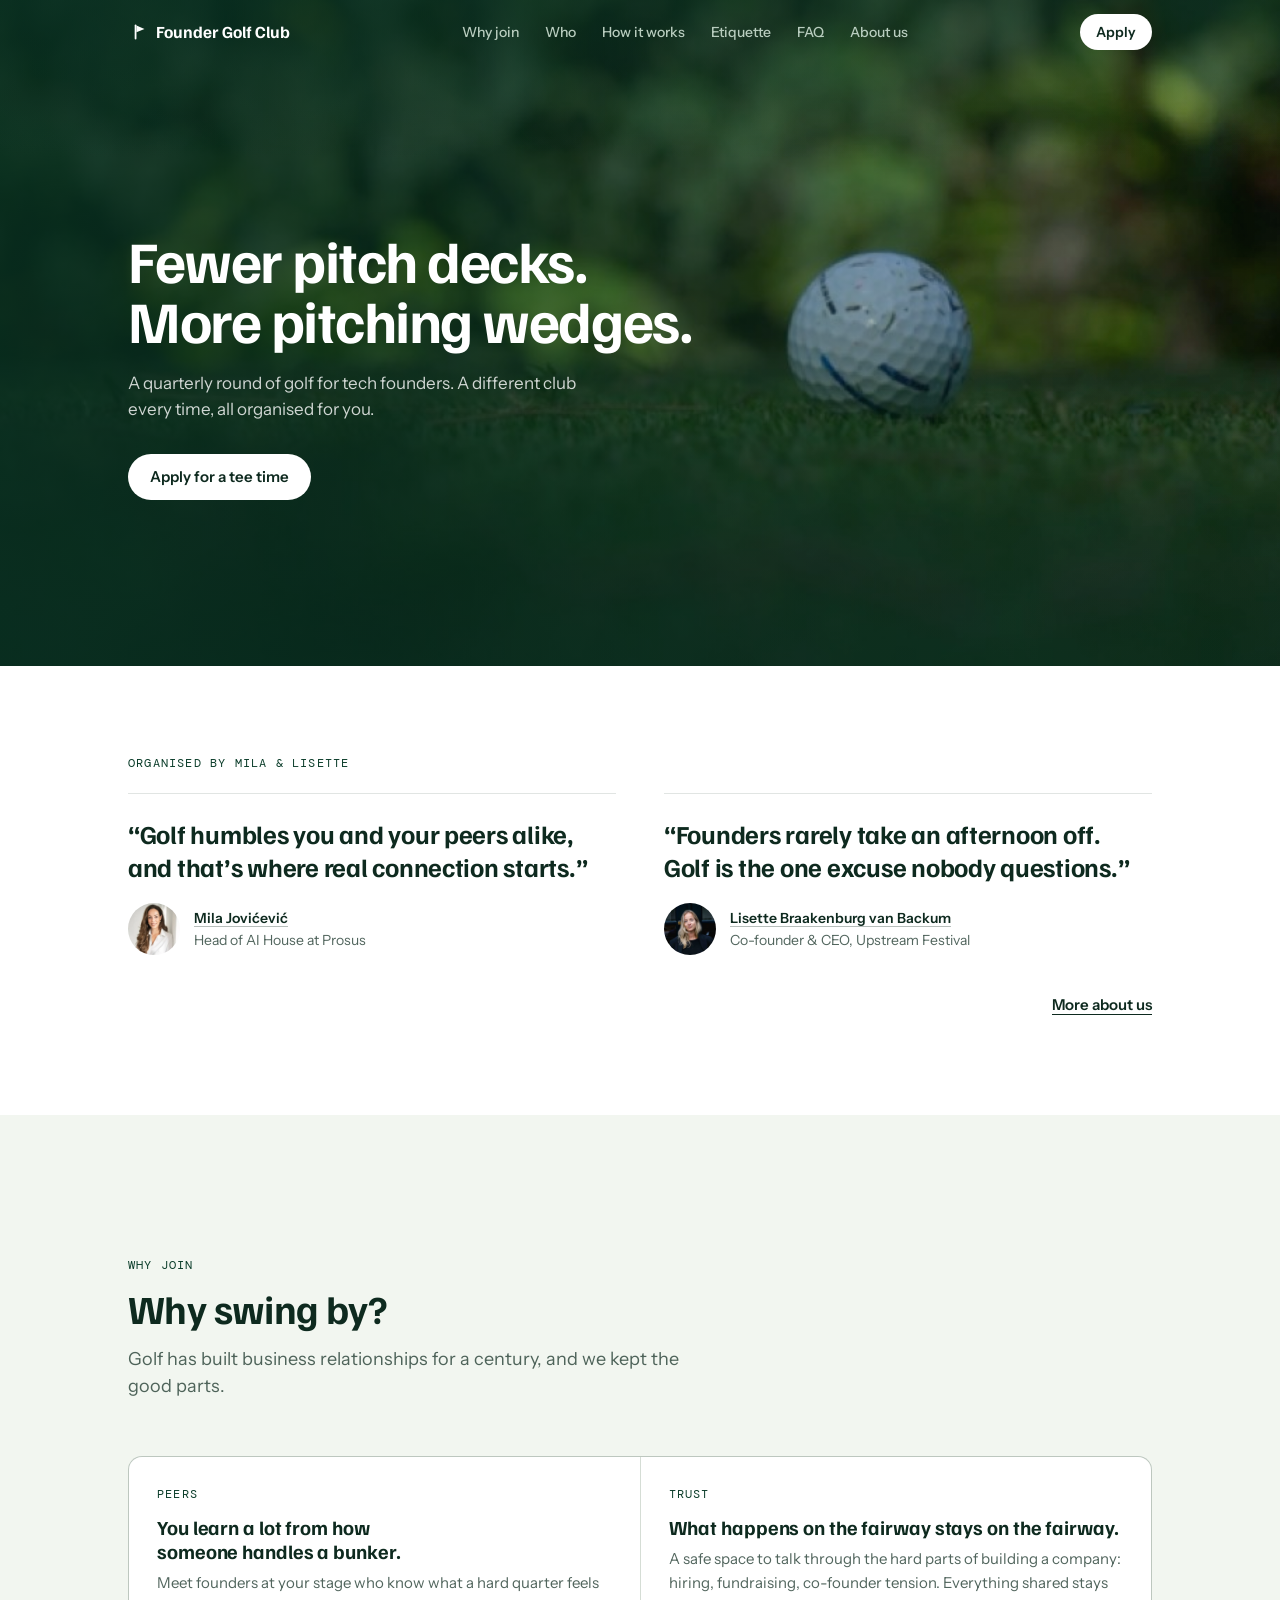
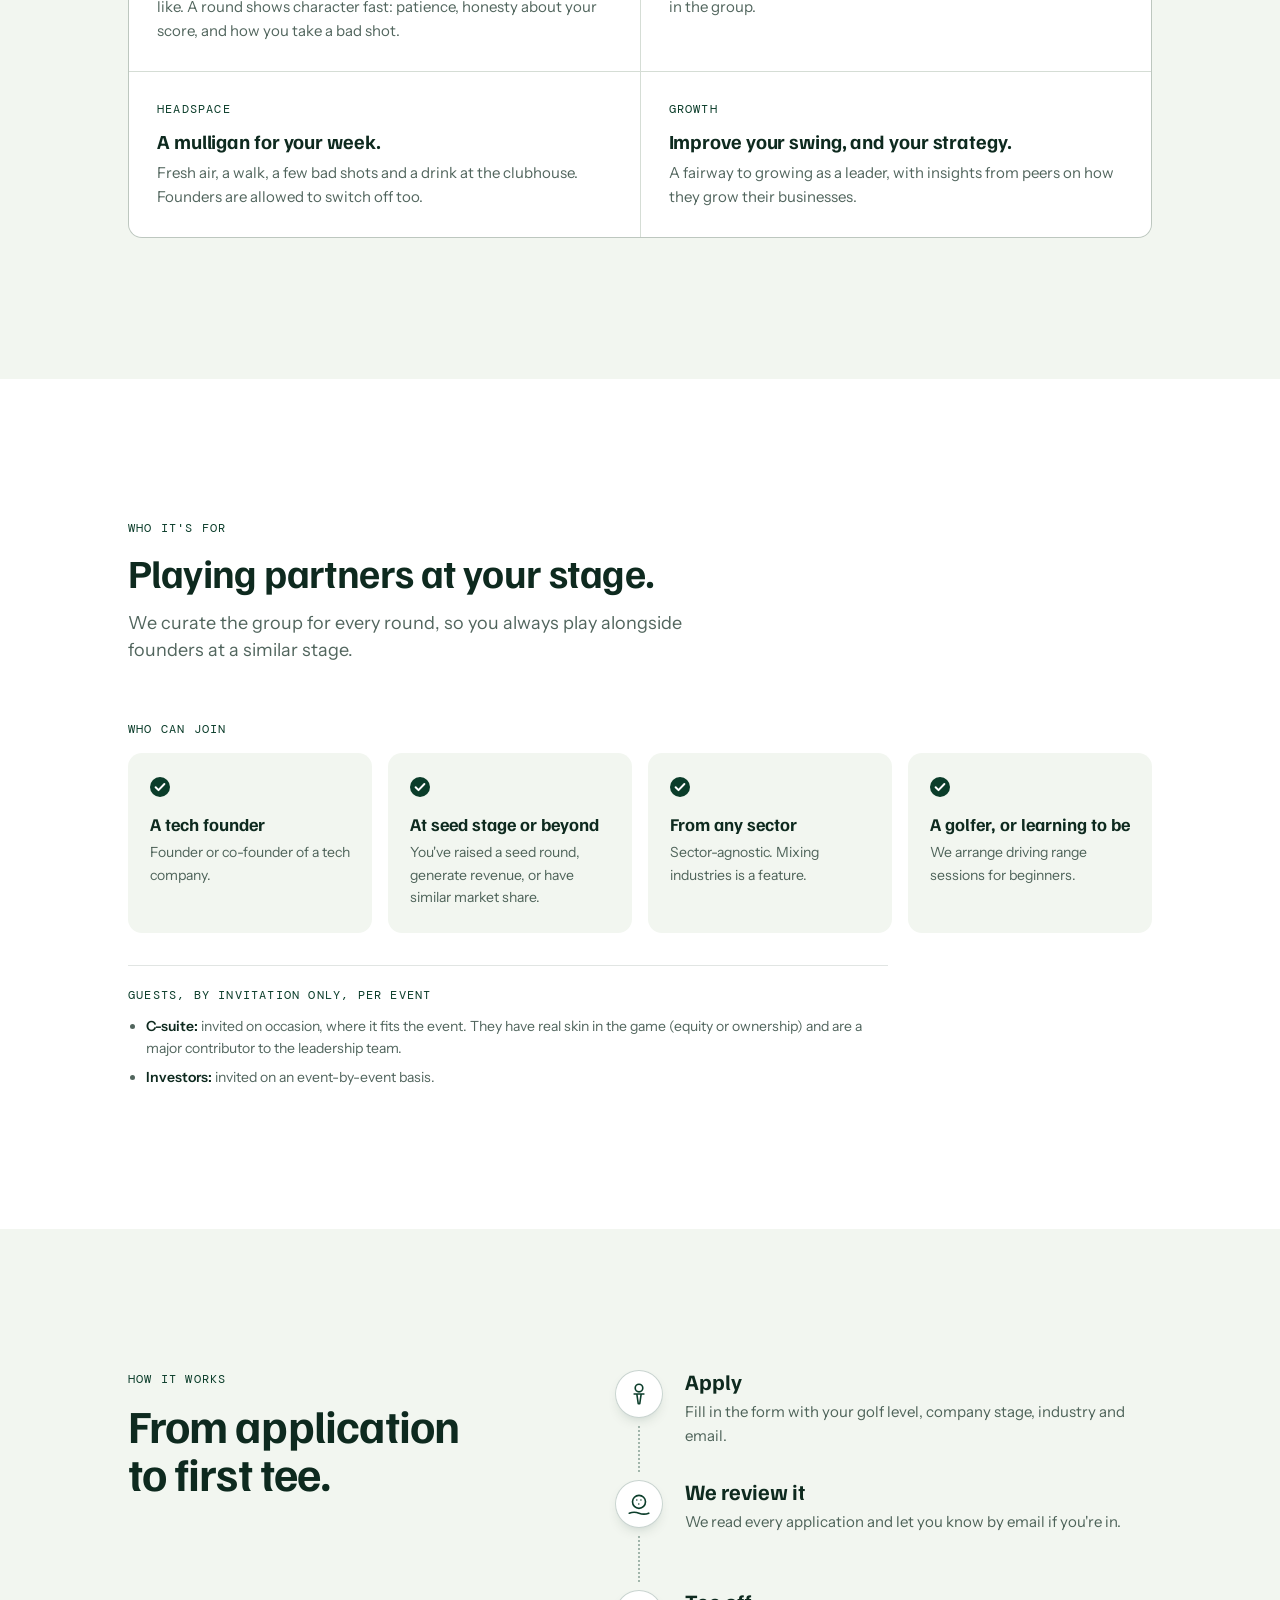
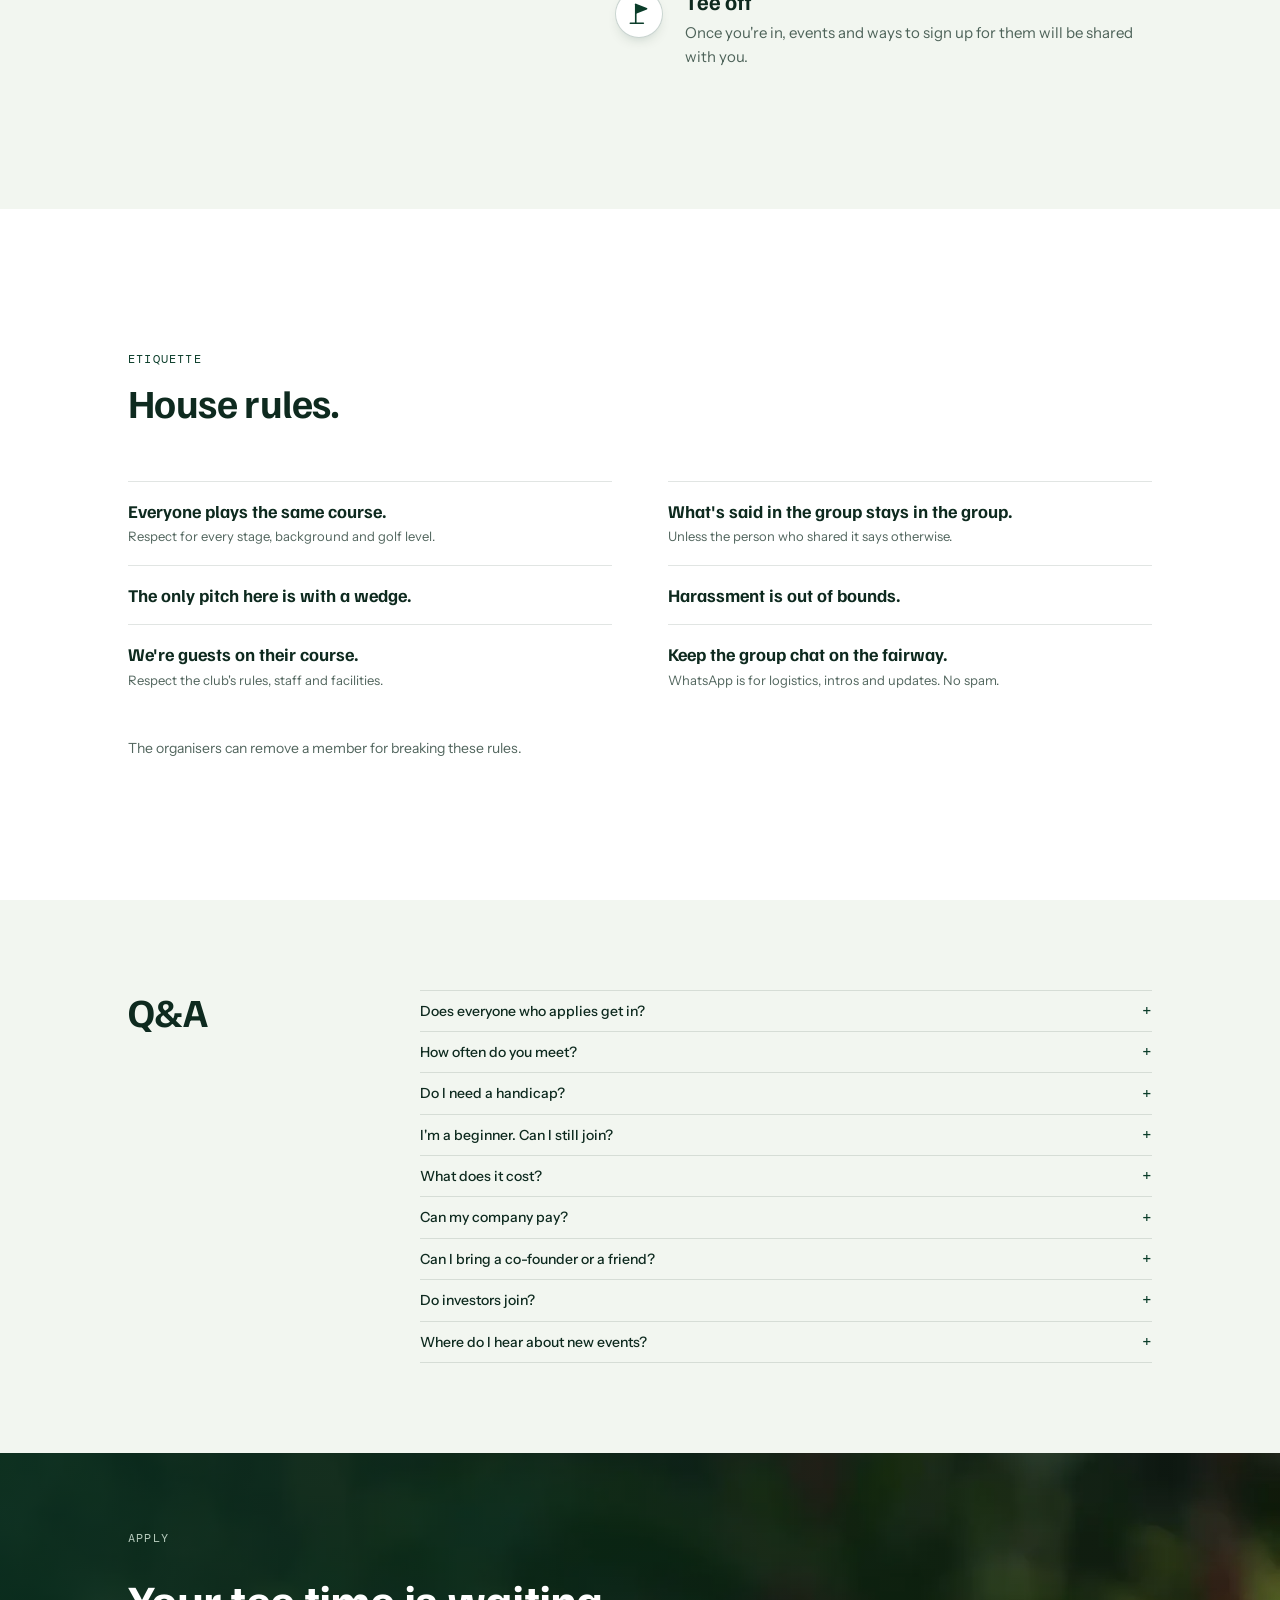
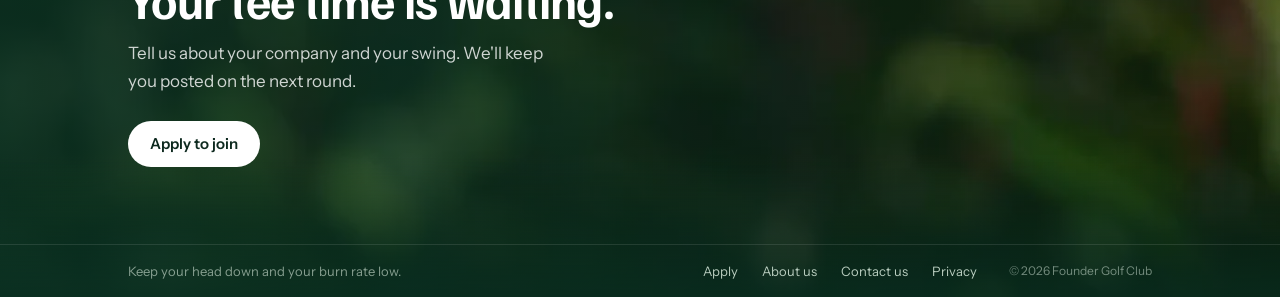
<file: index.html>
<!doctype html>
<html lang="en">
<head>
  <meta charset="utf-8">
  <meta name="viewport" content="width=device-width, initial-scale=1">
  <title>Founder Golf Club</title>
  <meta name="description" content="A quarterly round of golf for tech founders in the Netherlands. A different club every time.">
  <meta property="og:type" content="website">
  <meta property="og:url" content="https://www.foundergolfclub.nl/">
  <meta property="og:title" content="Founder Golf Club">
  <meta property="og:description" content="Fewer pitch decks. More pitching wedges. A quarterly round of golf for tech founders in the Netherlands.">
  <meta property="og:image" content="https://www.foundergolfclub.nl/images/og-share.jpg">
  <meta property="og:image:width" content="1200">
  <meta property="og:image:height" content="630">
  <meta name="twitter:card" content="summary_large_image">
  <link rel="icon" href="/favicon.svg" type="image/svg+xml">
  <link rel="icon" href="/favicon.png" sizes="32x32" type="image/png">
  <link rel="apple-touch-icon" href="/apple-touch-icon.png">
  <link rel="preload" href="/fonts/familjen-grotesk-latin-wght-normal.woff2" as="font" type="font/woff2" crossorigin>
  <link rel="preload" href="/fonts/instrument-sans-latin-400-normal.woff2" as="font" type="font/woff2" crossorigin>
  <link rel="stylesheet" href="/styles.css">
  <script src="/script.js" defer></script>
</head>
<body class="has-hero">
  <header class="site-header">
    <div class="header-inner wrap">
      <a class="logo" href="#top"><svg class="logo-flag" viewBox="0 0 32 32" width="22" height="22" aria-hidden="true"><path d="M11 6.5v19" stroke="currentColor" stroke-width="2.6" stroke-linecap="round"/><path class="flag-cloth" d="M12.3 6.5 24 11.5l-11.7 5z" fill="currentColor"/></svg><span>Founder Golf Club</span></a>
      <nav class="nav" id="nav" aria-label="Main">
        <a href="#why">Why join</a>
        <a href="#who">Who</a>
        <a href="#how">How it works</a>
        <a href="#etiquette">Etiquette</a>
        <a href="#faq">FAQ</a>
        <a href="/about/">About us</a>
      </nav>
      <div class="header-actions">
        <a class="button button-white button-small" href="https://milaprojects.notion.site/40cae63767768053b13bd6b14be5f0df" target="_blank" rel="noopener">Apply</a>
        <button class="menu-button" type="button" aria-expanded="false" aria-controls="nav">Menu</button>
      </div>
    </div>
  </header>

  <main id="top">
    <section class="hero hero--video">
      <video class="hero-video" autoplay muted loop playsinline disablepictureinpicture disableremoteplayback preload="auto" poster="/images/hero-video-poster.jpg" aria-hidden="true" tabindex="-1">
        <source src="/videos/hero.mp4" type="video/mp4">
      </video>
      <div class="hero-shade" aria-hidden="true"></div>
      <div class="hero-inner wrap">
        <div class="hero-copy">
          <h1>Fewer pitch decks.<br>More pitching wedges.</h1>
          <p class="hero-lead">A quarterly round of golf for tech founders. A different club every time, all organised for you.</p>
          <div class="hero-actions">
            <a class="button button-white" href="https://milaprojects.notion.site/40cae63767768053b13bd6b14be5f0df" target="_blank" rel="noopener">Apply for a tee time</a>
          </div>
        </div>
      </div>
    </section>

    <section class="organisers-strip" aria-labelledby="organisers-title">
      <div class="wrap">
        <div class="organisers-head">
          <p class="eyebrow" id="organisers-title">Organised by Mila &amp; Lisette</p>
        </div>
        <div class="quotes">
          <figure class="quote">
            <blockquote>Golf humbles you and your peers alike, and that’s where real connection starts.</blockquote>
            <figcaption><img src="/images/mila.webp" width="480" height="480" alt="" loading="lazy"><span><strong><a href="https://www.linkedin.com/in/mila-j/" target="_blank" rel="noopener">Mila Jovićević</a></strong> Head of AI House at Prosus</span></figcaption>
          </figure>
          <figure class="quote">
            <blockquote>Founders rarely take an afternoon off. Golf is the one excuse nobody questions.</blockquote>
            <figcaption><img src="/images/lisette.webp" width="480" height="480" alt="" loading="lazy"><span><strong><a href="https://www.linkedin.com/in/lisettebraakenburgvanbackum/" target="_blank" rel="noopener">Lisette Braakenburg van Backum</a></strong> Co-founder &amp; CEO, Upstream Festival</span></figcaption>
          </figure>
        </div>
        <a class="organisers-more" href="/about/">More about us</a>
      </div>
    </section>

    <section class="section section-sage" id="why" aria-labelledby="why-title">
      <div class="wrap">
        <p class="eyebrow">Why join</p>
        <h2 id="why-title">Why swing by?</h2>
        <p class="statement">Golf has built business relationships for a century, and we kept the good parts.</p>
        <div class="reasons">
          <article class="reason">
            <p class="reason-tag">Peers</p>
            <h3>You learn a lot from how someone handles a bunker.</h3>
            <p>Meet founders at your stage who know what a hard quarter feels like. A round shows character fast: patience, honesty about your score, and how you take a bad shot.</p>
          </article>
          <article class="reason">
            <p class="reason-tag">Trust</p>
            <h3>What happens on the fairway stays on the fairway.</h3>
            <p>A safe space to talk through the hard parts of building a company: hiring, fundraising, co-founder tension. Everything shared stays in the group.</p>
          </article>
          <article class="reason">
            <p class="reason-tag">Headspace</p>
            <h3>A mulligan for your week.</h3>
            <p>Fresh air, a walk, a few bad shots and a drink at the clubhouse. Founders are allowed to switch off too.</p>
          </article>
          <article class="reason">
            <p class="reason-tag">Growth</p>
            <h3>Improve your swing, and your strategy.</h3>
            <p>A fairway to growing as a leader, with insights from peers on how they grow their businesses.</p>
          </article>
        </div>
      </div>
    </section>

    <section class="section" id="who" aria-labelledby="who-title">
      <div class="wrap">
        <p class="eyebrow">Who it's for</p>
        <h2 id="who-title">Playing partners at your stage.</h2>
        <p class="statement">We curate the group for every round, so you always play alongside founders at a similar stage.</p>

        <p class="criteria-label">Who can join</p>
        <ul class="criteria-row">
          <li>
            <h3>A tech founder</h3>
            <p>Founder or co-founder of a tech company.</p>
          </li>
          <li>
            <h3>At seed stage or beyond</h3>
            <p>You've raised a seed round, generate revenue, or have similar market share.</p>
          </li>
          <li>
            <h3>From any sector</h3>
            <p>Sector-agnostic. Mixing industries is a feature.</p>
          </li>
          <li>
            <h3>A golfer, or learning to be</h3>
            <p>We arrange driving range sessions for beginners.</p>
          </li>
        </ul>

        <div class="guests-note">
          <p class="guests-title">Guests, by invitation only, per event</p>
          <ul>
            <li><strong>C-suite:</strong> invited on occasion, where it fits the event. They have real skin in the game (equity or ownership) and are a major contributor to the leadership team.</li>
            <li><strong>Investors:</strong> invited on an event-by-event basis.</li>
          </ul>
        </div>
      </div>
    </section>

    <section class="section section-sage" id="how" aria-labelledby="how-title">
      <div class="wrap how-layout">
        <div>
          <p class="eyebrow">How it works</p>
          <h2 id="how-title">From application to first tee.</h2>
        </div>
        <ol class="steps">
          <li>
            <span class="marker" aria-hidden="true"><svg viewBox="0 0 24 24" fill="none" stroke="currentColor" stroke-width="1.5" stroke-linecap="round" stroke-linejoin="round"><circle cx="12" cy="6.5" r="3.5"/><path d="M7.5 12h9M10 12l1.3 9M14 12l-1.3 9"/></svg></span>
            <div>
              <h3>Apply</h3>
              <p>Fill in the form with your golf level, company stage, industry and email.</p>
            </div>
          </li>
          <li>
            <span class="marker" aria-hidden="true"><svg viewBox="0 0 24 24" fill="none" stroke="currentColor" stroke-width="1.5" stroke-linecap="round" stroke-linejoin="round"><circle cx="12" cy="10" r="6"/><circle cx="10" cy="8.4" r=".7" fill="currentColor" stroke="none"/><circle cx="13.8" cy="8.2" r=".7" fill="currentColor" stroke="none"/><circle cx="11.8" cy="12" r=".7" fill="currentColor" stroke="none"/><path d="M3 20.5c3-1.2 6-1.2 9 0s6 1.2 9 0"/></svg></span>
            <div>
              <h3>We review it</h3>
              <p>We read every application and let you know by email if you're in.</p>
            </div>
          </li>
          <li>
            <span class="marker" aria-hidden="true"><svg viewBox="0 0 24 24" fill="none" stroke="currentColor" stroke-width="1.5" stroke-linecap="round" stroke-linejoin="round"><path d="M9 20.5V3"/><path d="M9.6 3.5 19 7.2 9.6 10.9z" fill="currentColor"/><path d="M4 20.5h12"/></svg></span>
            <div>
              <h3>Tee off</h3>
              <p>Once you're in, events and ways to sign up for them will be shared with you.</p>
            </div>
          </li>
        </ol>
      </div>
    </section>

    <section class="section" id="etiquette" aria-labelledby="etiquette-title">
      <div class="wrap">
        <p class="eyebrow">Etiquette</p>
        <h2 id="etiquette-title">House rules.</h2>
        <ul class="rules">
          <li><h3>Everyone plays the same course.</h3><p>Respect for every stage, background and golf level.</p></li>
          <li><h3>What's said in the group stays in the group.</h3><p>Unless the person who shared it says otherwise.</p></li>
          <li><h3>The only pitch here is with a wedge.</h3></li>
          <li><h3>Harassment is out of bounds.</h3></li>
          <li><h3>We're guests on their course.</h3><p>Respect the club's rules, staff and facilities.</p></li>
          <li><h3>Keep the group chat on the fairway.</h3><p>WhatsApp is for logistics, intros and updates. No spam.</p></li>
        </ul>
        <p class="rules-note">The organisers can remove a member for breaking these rules.</p>
      </div>
    </section>

    <section class="section section-sage" id="faq" aria-labelledby="faq-title">
      <div class="wrap faq-layout">
        <h2 id="faq-title">Q&amp;A</h2>
        <div class="faq-list">
          <details>
            <summary>Does everyone who applies get in?</summary>
            <p>No. We review every application and keep the group to founders at a similar stage. We'll let you know by email either way.</p>
          </details>
          <details>
            <summary>How often do you meet?</summary>
            <p>Four times a year, at a different golf club each time, somewhere in the Netherlands.</p>
          </details>
          <details>
            <summary>Do I need a handicap?</summary>
            <p>No, all levels are welcome. Some clubs ask for a golf proficiency certificate (GVB) or a handicap to play the course. We share the requirements with each event.</p>
          </details>
          <details>
            <summary>I'm a beginner. Can I still join?</summary>
            <p>Yes. We arrange driving range sessions where beginners can practise together. We don't provide lessons, so we ask beginners to take them in their own time. That way you can eventually join us on the course.</p>
          </details>
          <details>
            <summary>What does it cost?</summary>
            <p>The price depends on the club and is shared with each event. You pay when you sign up, which confirms your spot.</p>
          </details>
          <details>
            <summary>Can my company pay?</summary>
            <p>Yes. We can invoice your company.</p>
          </details>
          <details>
            <summary>Can I bring a co-founder or a friend?</summary>
            <p>There are no general plus-ones. Co-founders and friends who meet the criteria can apply themselves, and members can always recommend other founders.</p>
          </details>
          <details>
            <summary>Do investors join?</summary>
            <p>We're founder-first. Now and then we invite investors, and C-suite leaders with equity or ownership and a major leadership role, to join a specific event. Invitation only.</p>
          </details>
          <details>
            <summary>Where do I hear about new events?</summary>
            <p>By email and in the members' WhatsApp group, together with details like timings, dress code and cancellation terms.</p>
          </details>
        </div>
      </div>
    </section>


  </main>

  <!-- The closing band and the footer share one background image -->
  <div class="site-end">
    <section class="closing" id="apply" aria-labelledby="apply-title">
      <div class="closing-inner wrap">
        <div class="closing-text">
          <p class="eyebrow">Apply</p>
          <h2 id="apply-title">Your tee time is waiting.</h2>
          <p>Tell us about your company and your swing. We'll keep you posted on the next round.</p>
          <a class="button button-white" href="https://milaprojects.notion.site/40cae63767768053b13bd6b14be5f0df" target="_blank" rel="noopener">Apply to join</a>
        </div>
      </div>
    </section>

    <footer class="site-footer">
      <div class="footer-inner wrap">
        <p class="footer-tagline">Keep your head down and your burn rate low.</p>
        <nav class="footer-links" aria-label="Footer">
          <a href="https://milaprojects.notion.site/40cae63767768053b13bd6b14be5f0df" target="_blank" rel="noopener">Apply</a>
          <a href="/about/">About us</a>
          <a href="/contact/">Contact us</a>
          <a href="/privacy/">Privacy</a>
        </nav>
        <span class="footer-copy">© 2026 Founder Golf Club</span>
      </div>
    </footer>
  </div>
</body>
</html>
</file>
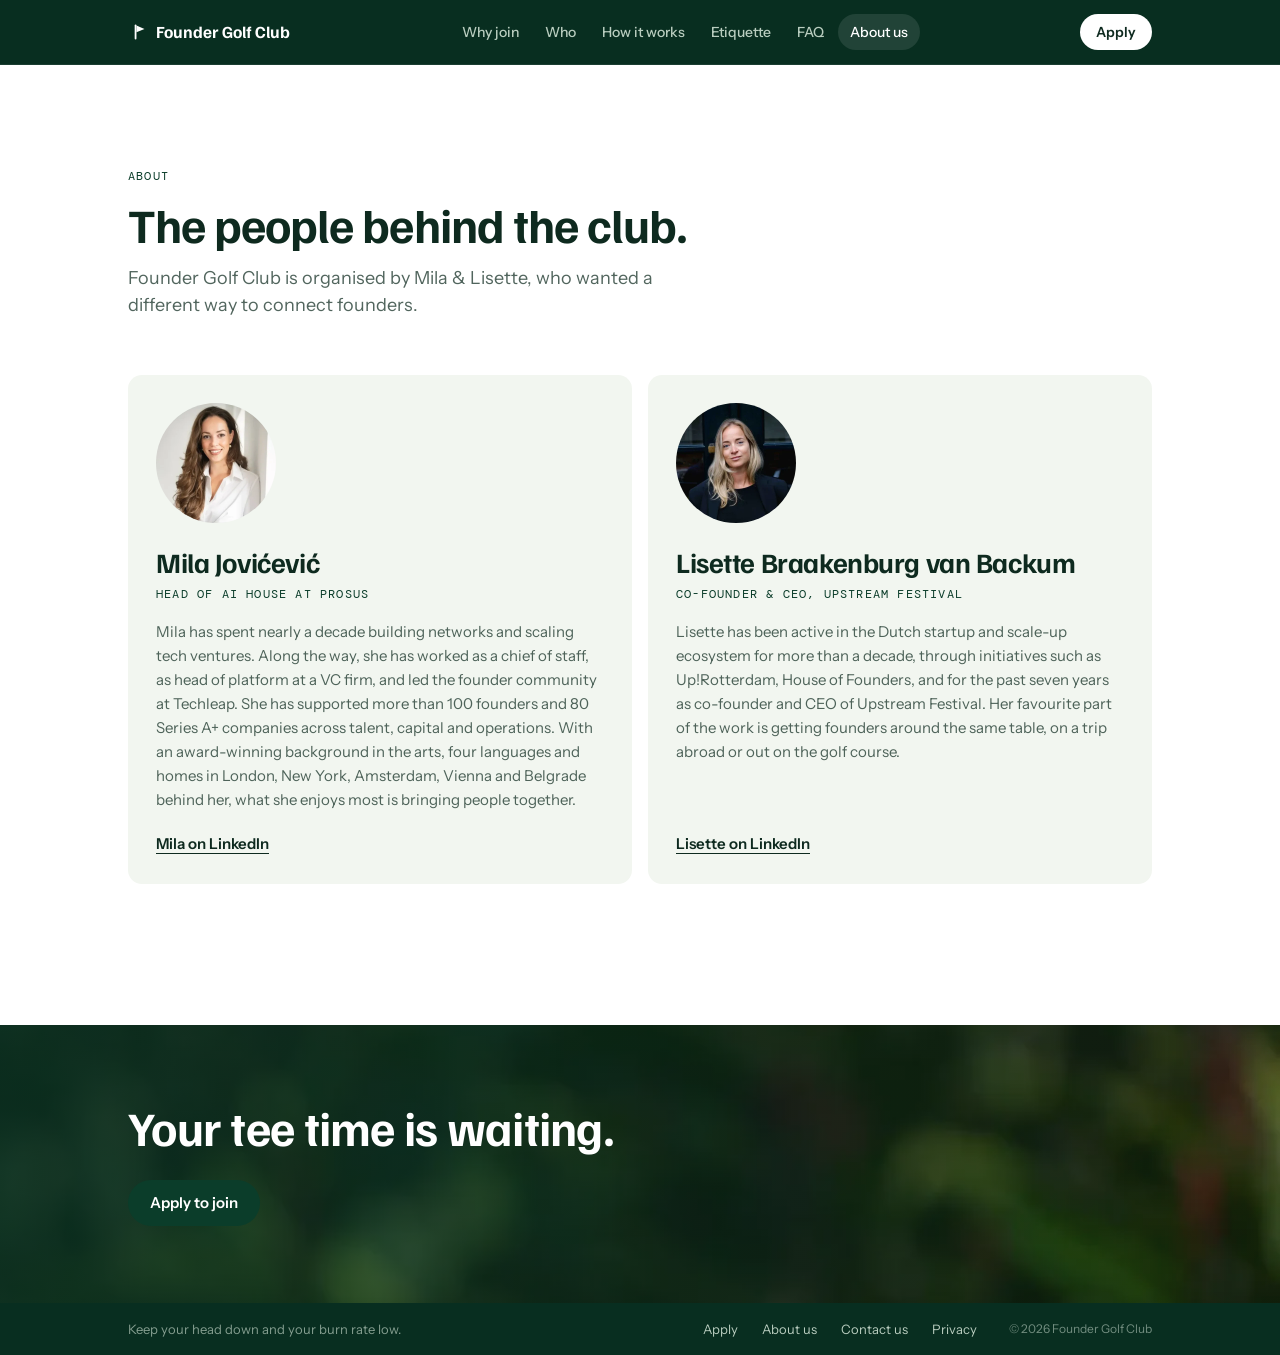
<file: about/index.html>
<!doctype html>
<html lang="en">
<head>
  <meta charset="utf-8">
  <meta name="viewport" content="width=device-width, initial-scale=1">
  <title>About | Founder Golf Club</title>
  <meta name="description" content="Meet the people behind Founder Golf Club.">
  <meta property="og:type" content="website">
  <meta property="og:url" content="https://www.foundergolfclub.nl/about/">
  <meta property="og:title" content="About | Founder Golf Club">
  <meta property="og:description" content="Meet the people behind Founder Golf Club.">
  <meta property="og:image" content="https://www.foundergolfclub.nl/images/og-share.jpg">
  <meta property="og:image:width" content="1200">
  <meta property="og:image:height" content="630">
  <meta name="twitter:card" content="summary_large_image">
  <link rel="icon" href="/favicon.svg" type="image/svg+xml">
  <link rel="icon" href="/favicon.png" sizes="32x32" type="image/png">
  <link rel="apple-touch-icon" href="/apple-touch-icon.png">
  <link rel="preload" href="/fonts/familjen-grotesk-latin-wght-normal.woff2" as="font" type="font/woff2" crossorigin>
  <link rel="preload" href="/fonts/instrument-sans-latin-400-normal.woff2" as="font" type="font/woff2" crossorigin>
  <link rel="stylesheet" href="/styles.css">
  <script src="/script.js" defer></script>
</head>
<body>
  <header class="site-header">
    <div class="header-inner wrap">
      <a class="logo" href="/"><svg class="logo-flag" viewBox="0 0 32 32" width="22" height="22" aria-hidden="true"><path d="M11 6.5v19" stroke="currentColor" stroke-width="2.6" stroke-linecap="round"/><path class="flag-cloth" d="M12.3 6.5 24 11.5l-11.7 5z" fill="currentColor"/></svg><span>Founder Golf Club</span></a>
      <nav class="nav" id="nav" aria-label="Main">
        <a href="/#why">Why join</a>
        <a href="/#who">Who</a>
        <a href="/#how">How it works</a>
        <a href="/#etiquette">Etiquette</a>
        <a href="/#faq">FAQ</a>
        <a href="/about/" aria-current="page">About us</a>
      </nav>
      <div class="header-actions">
        <a class="button button-white button-small" href="https://milaprojects.notion.site/40cae63767768053b13bd6b14be5f0df" target="_blank" rel="noopener">Apply</a>
        <button class="menu-button" type="button" aria-expanded="false" aria-controls="nav">Menu</button>
      </div>
    </div>
  </header>

  <main class="about-page wrap">
    <p class="eyebrow">About</p>
    <h1>The people behind the club.</h1>
    <p class="statement">Founder Golf Club is organised by Mila &amp; Lisette, who wanted a different way to connect founders.</p>

    <div class="people">
      <article class="person">
        <img class="person-photo" src="/images/mila.webp" width="480" height="480" alt="Portrait of Mila Jovićević">
        <h2>Mila Jovićević</h2>
        <p class="person-role">Head of AI House at Prosus</p>
        <p>Mila has spent nearly a decade building networks and scaling tech ventures. Along the way, she has worked as a chief of staff, as head of platform at a VC firm, and led the founder community at Techleap. She has supported more than 100 founders and 80 Series A+ companies across talent, capital and operations. With an award-winning background in the arts, four languages and homes in London, New York, Amsterdam, Vienna and Belgrade behind her, what she enjoys most is bringing people together.</p>
        <a class="person-link" href="https://www.linkedin.com/in/mila-j/" target="_blank" rel="noopener">Mila on LinkedIn</a>
      </article>

      <article class="person">
        <img class="person-photo" src="/images/lisette.webp" width="480" height="480" alt="Portrait of Lisette Braakenburg van Backum">
        <h2>Lisette Braakenburg van Backum</h2>
        <p class="person-role">Co-founder &amp; CEO, Upstream Festival</p>
        <p>Lisette has been active in the Dutch startup and scale-up ecosystem for more than a decade, through initiatives such as Up!Rotterdam, House of Founders, and for the past seven years as co-founder and CEO of Upstream Festival. Her favourite part of the work is getting founders around the same table, on a trip abroad or out on the golf course.</p>
        <a class="person-link" href="https://www.linkedin.com/in/lisettebraakenburgvanbackum/" target="_blank" rel="noopener">Lisette on LinkedIn</a>
      </article>
    </div>
  </main>

  <section class="closing" aria-labelledby="apply-title">
    <div class="closing-inner wrap">
      <div class="closing-text">
        <h2 id="apply-title">Your tee time is waiting.</h2>
        <a class="button button-green" href="https://milaprojects.notion.site/40cae63767768053b13bd6b14be5f0df" target="_blank" rel="noopener">Apply to join</a>
      </div>
    </div>
  </section>

  <footer class="site-footer">
    <div class="footer-inner wrap">
      <p class="footer-tagline">Keep your head down and your burn rate low.</p>
      <nav class="footer-links" aria-label="Footer">
        <a href="https://milaprojects.notion.site/40cae63767768053b13bd6b14be5f0df" target="_blank" rel="noopener">Apply</a>
        <a href="/about/">About us</a>
        <a href="/contact/">Contact us</a>
        <a href="/privacy/">Privacy</a>
      </nav>
      <span class="footer-copy">© 2026 Founder Golf Club</span>
    </div>
  </footer>
</body>
</html>
</file>
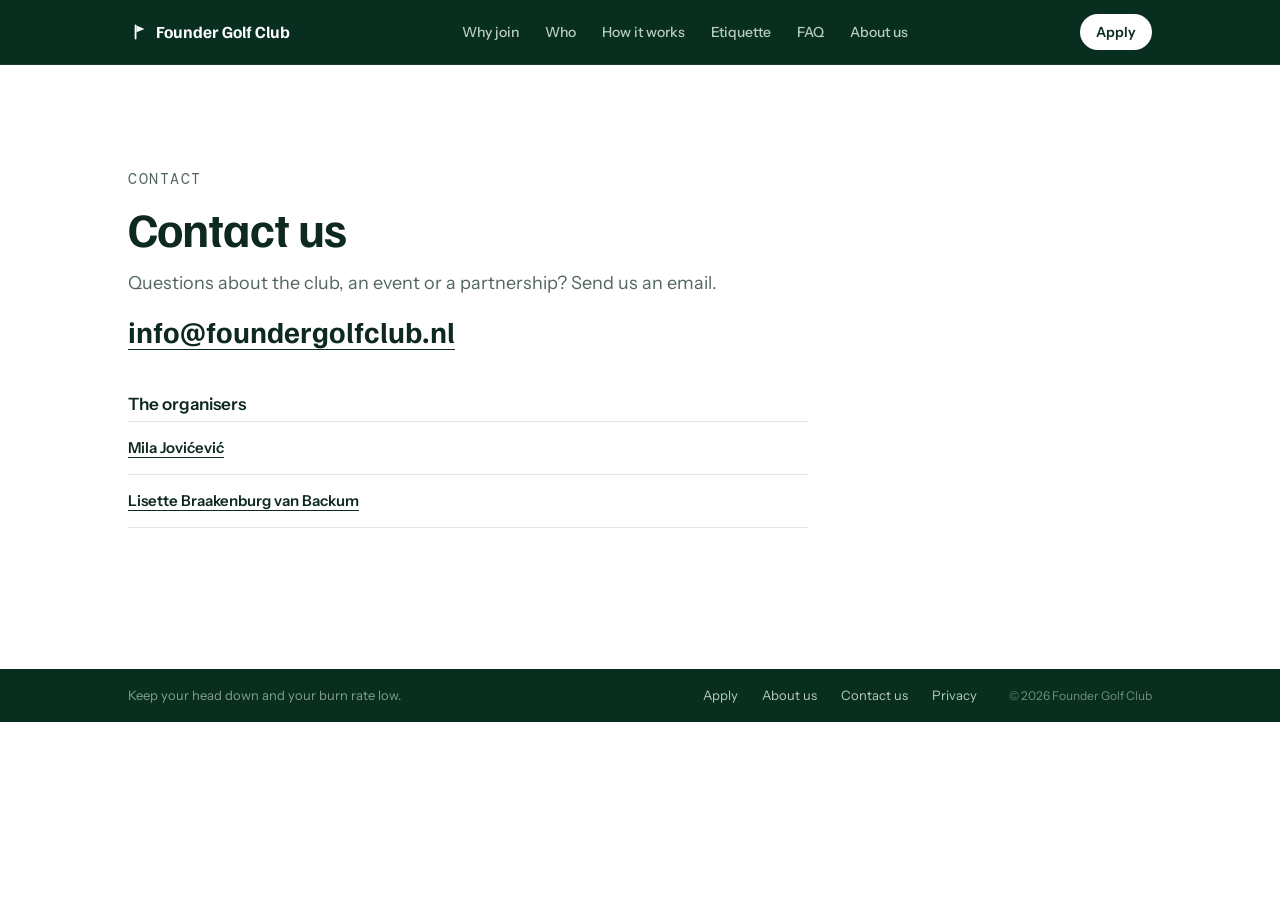
<file: contact/index.html>
<!doctype html>
<html lang="en">
<head>
  <meta charset="utf-8">
  <meta name="viewport" content="width=device-width, initial-scale=1">
  <title>Contact | Founder Golf Club</title>
  <meta name="description" content="Get in touch with the organisers of Founder Golf Club.">
  <meta property="og:type" content="website">
  <meta property="og:url" content="https://www.foundergolfclub.nl/contact/">
  <meta property="og:title" content="Contact | Founder Golf Club">
  <meta property="og:description" content="Get in touch with the organisers of Founder Golf Club.">
  <meta property="og:image" content="https://www.foundergolfclub.nl/images/og-share.jpg">
  <meta property="og:image:width" content="1200">
  <meta property="og:image:height" content="630">
  <meta name="twitter:card" content="summary_large_image">
  <link rel="icon" href="/favicon.svg" type="image/svg+xml">
  <link rel="icon" href="/favicon.png" sizes="32x32" type="image/png">
  <link rel="apple-touch-icon" href="/apple-touch-icon.png">
  <link rel="preload" href="/fonts/familjen-grotesk-latin-wght-normal.woff2" as="font" type="font/woff2" crossorigin>
  <link rel="preload" href="/fonts/instrument-sans-latin-400-normal.woff2" as="font" type="font/woff2" crossorigin>
  <link rel="stylesheet" href="/styles.css">
  <script src="/script.js" defer></script>
</head>
<body>
  <header class="site-header">
    <div class="header-inner wrap">
      <a class="logo" href="/"><svg class="logo-flag" viewBox="0 0 32 32" width="22" height="22" aria-hidden="true"><path d="M11 6.5v19" stroke="currentColor" stroke-width="2.6" stroke-linecap="round"/><path class="flag-cloth" d="M12.3 6.5 24 11.5l-11.7 5z" fill="currentColor"/></svg><span>Founder Golf Club</span></a>
      <nav class="nav" id="nav" aria-label="Main">
        <a href="/#why">Why join</a>
        <a href="/#who">Who</a>
        <a href="/#how">How it works</a>
        <a href="/#etiquette">Etiquette</a>
        <a href="/#faq">FAQ</a>
        <a href="/about/">About us</a>
      </nav>
      <div class="header-actions">
        <a class="button button-white button-small" href="https://milaprojects.notion.site/40cae63767768053b13bd6b14be5f0df" target="_blank" rel="noopener">Apply</a>
        <button class="menu-button" type="button" aria-expanded="false" aria-controls="nav">Menu</button>
      </div>
    </div>
  </header>

  <main class="text-page wrap">
    <p class="eyebrow">Contact</p>
    <h1>Contact us</h1>
    <p class="statement">Questions about the club, an event or a partnership? Send us an email.</p>

    <p class="contact-email"><a href="mailto:info@foundergolfclub.nl">info@foundergolfclub.nl</a></p>

    <h2>The organisers</h2>
    <ul class="organisers">
      <li><a class="organiser-name" href="https://www.linkedin.com/in/mila-j/" target="_blank" rel="noopener">Mila Jovićević</a></li>
      <li><a class="organiser-name" href="https://www.linkedin.com/in/lisettebraakenburgvanbackum/" target="_blank" rel="noopener">Lisette Braakenburg van Backum</a></li>
    </ul>
  </main>

  <footer class="site-footer">
    <div class="footer-inner wrap">
      <p class="footer-tagline">Keep your head down and your burn rate low.</p>
      <nav class="footer-links" aria-label="Footer">
        <a href="https://milaprojects.notion.site/40cae63767768053b13bd6b14be5f0df" target="_blank" rel="noopener">Apply</a>
        <a href="/about/">About us</a>
        <a href="/contact/">Contact us</a>
        <a href="/privacy/">Privacy</a>
      </nav>
      <span class="footer-copy">© 2026 Founder Golf Club</span>
    </div>
  </footer>
</body>
</html>
</file>
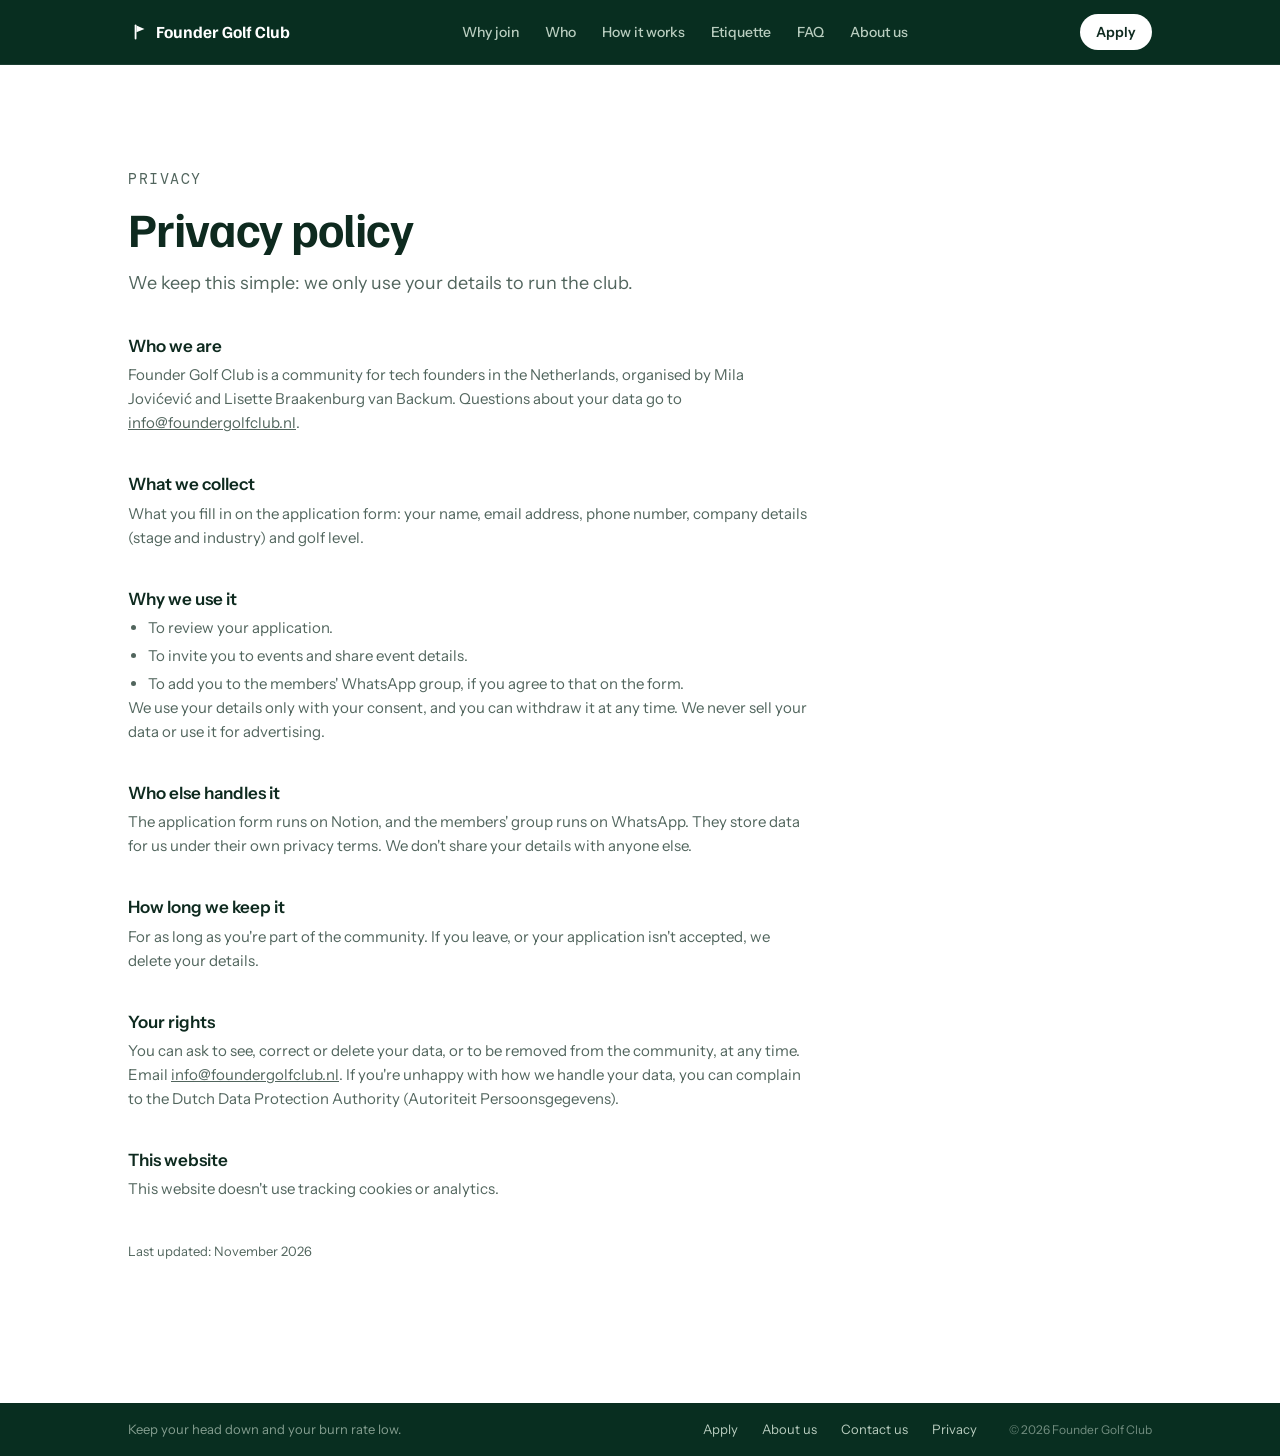
<file: privacy/index.html>
<!doctype html>
<html lang="en">
<head>
  <meta charset="utf-8">
  <meta name="viewport" content="width=device-width, initial-scale=1">
  <title>Privacy | Founder Golf Club</title>
  <meta name="description" content="How Founder Golf Club handles your personal data.">
  <meta property="og:type" content="website">
  <meta property="og:url" content="https://www.foundergolfclub.nl/privacy/">
  <meta property="og:title" content="Privacy | Founder Golf Club">
  <meta property="og:description" content="How Founder Golf Club handles your personal data.">
  <meta property="og:image" content="https://www.foundergolfclub.nl/images/og-share.jpg">
  <meta property="og:image:width" content="1200">
  <meta property="og:image:height" content="630">
  <meta name="twitter:card" content="summary_large_image">
  <link rel="icon" href="/favicon.svg" type="image/svg+xml">
  <link rel="icon" href="/favicon.png" sizes="32x32" type="image/png">
  <link rel="apple-touch-icon" href="/apple-touch-icon.png">
  <link rel="preload" href="/fonts/familjen-grotesk-latin-wght-normal.woff2" as="font" type="font/woff2" crossorigin>
  <link rel="preload" href="/fonts/instrument-sans-latin-400-normal.woff2" as="font" type="font/woff2" crossorigin>
  <link rel="stylesheet" href="/styles.css">
  <script src="/script.js" defer></script>
</head>
<body>
  <header class="site-header">
    <div class="header-inner wrap">
      <a class="logo" href="/"><svg class="logo-flag" viewBox="0 0 32 32" width="22" height="22" aria-hidden="true"><path d="M11 6.5v19" stroke="currentColor" stroke-width="2.6" stroke-linecap="round"/><path class="flag-cloth" d="M12.3 6.5 24 11.5l-11.7 5z" fill="currentColor"/></svg><span>Founder Golf Club</span></a>
      <nav class="nav" id="nav" aria-label="Main">
        <a href="/#why">Why join</a>
        <a href="/#who">Who</a>
        <a href="/#how">How it works</a>
        <a href="/#etiquette">Etiquette</a>
        <a href="/#faq">FAQ</a>
        <a href="/about/">About us</a>
      </nav>
      <div class="header-actions">
        <a class="button button-white button-small" href="https://milaprojects.notion.site/40cae63767768053b13bd6b14be5f0df" target="_blank" rel="noopener">Apply</a>
        <button class="menu-button" type="button" aria-expanded="false" aria-controls="nav">Menu</button>
      </div>
    </div>
  </header>

  <main class="text-page wrap">
    <p class="eyebrow">Privacy</p>
    <h1>Privacy policy</h1>
    <p class="statement">We keep this simple: we only use your details to run the club.</p>

    <h2>Who we are</h2>
    <p>Founder Golf Club is a community for tech founders in the Netherlands, organised by Mila Jovićević and Lisette Braakenburg van Backum. Questions about your data go to <a href="mailto:info@foundergolfclub.nl">info@foundergolfclub.nl</a>.</p>

    <h2>What we collect</h2>
    <p>What you fill in on the application form: your name, email address, phone number, company details (stage and industry) and golf level.</p>

    <h2>Why we use it</h2>
    <ul>
      <li>To review your application.</li>
      <li>To invite you to events and share event details.</li>
      <li>To add you to the members' WhatsApp group, if you agree to that on the form.</li>
    </ul>
    <p>We use your details only with your consent, and you can withdraw it at any time. We never sell your data or use it for advertising.</p>

    <h2>Who else handles it</h2>
    <p>The application form runs on Notion, and the members' group runs on WhatsApp. They store data for us under their own privacy terms. We don't share your details with anyone else.</p>

    <h2>How long we keep it</h2>
    <p>For as long as you're part of the community. If you leave, or your application isn't accepted, we delete your details.</p>

    <h2>Your rights</h2>
    <p>You can ask to see, correct or delete your data, or to be removed from the community, at any time. Email <a href="mailto:info@foundergolfclub.nl">info@foundergolfclub.nl</a>. If you're unhappy with how we handle your data, you can complain to the Dutch Data Protection Authority (Autoriteit Persoonsgegevens).</p>

    <h2>This website</h2>
    <p>This website doesn't use tracking cookies or analytics.</p>

    <p class="updated">Last updated: November 2026</p>
  </main>

  <footer class="site-footer">
    <div class="footer-inner wrap">
      <p class="footer-tagline">Keep your head down and your burn rate low.</p>
      <nav class="footer-links" aria-label="Footer">
        <a href="https://milaprojects.notion.site/40cae63767768053b13bd6b14be5f0df" target="_blank" rel="noopener">Apply</a>
        <a href="/about/">About us</a>
        <a href="/contact/">Contact us</a>
        <a href="/privacy/">Privacy</a>
      </nav>
      <span class="footer-copy">© 2026 Founder Golf Club</span>
    </div>
  </footer>
</body>
</html>
</file>
<file: styles.css>
/* Founder Golf Club */

@font-face { font-family: "Familjen Grotesk"; src: url("/fonts/familjen-grotesk-latin-wght-normal.woff2") format("woff2"); font-weight: 400 700; font-display: swap; }
@font-face { font-family: "Instrument Sans"; src: url("/fonts/instrument-sans-latin-400-normal.woff2") format("woff2"); font-weight: 400; font-display: swap; }
@font-face { font-family: "Instrument Sans"; src: url("/fonts/instrument-sans-latin-500-normal.woff2") format("woff2"); font-weight: 500; font-display: swap; }
@font-face { font-family: "Instrument Sans"; src: url("/fonts/instrument-sans-latin-600-normal.woff2") format("woff2"); font-weight: 600; font-display: swap; }
@font-face { font-family: "DM Mono"; src: url("/fonts/dm-mono-latin-400-normal.woff2") format("woff2"); font-weight: 400; font-display: swap; }

:root {
  --green: #0B3D2A;
  --green-deep: #082E20;
  --ink: #0E2A1F;
  --ink-soft: rgba(14, 42, 31, .72);
  --sage: #DCE9DC;
  --sage-light: #F2F6F0;
  --mist: #B9CDBF;
  --white: #FFFFFF;
  --line: rgba(14, 42, 31, .12);
  --display: "Familjen Grotesk", system-ui, sans-serif;
  --body: "Instrument Sans", system-ui, sans-serif;
  --mono: "DM Mono", ui-monospace, monospace;
  --gutter: clamp(20px, 5vw, 48px);
  --header-height: 64px;
  --section-space: clamp(88px, 11vw, 152px);
}

* { box-sizing: border-box; }
html { scroll-behavior: smooth; scroll-padding-top: calc(var(--header-height) + 8px); }
body { margin: 0; background: var(--white); color: var(--ink); font-family: var(--body); font-size: 16px; line-height: 1.6; -webkit-font-smoothing: antialiased; }
a { color: inherit; }
img { display: block; max-width: 100%; }
h1, h2, h3, p, ol, ul, dl, dd, figure { margin: 0; }
:focus-visible { outline: 2px solid currentColor; outline-offset: 3px; border-radius: 4px; }
@media (prefers-reduced-motion: reduce) { html { scroll-behavior: auto; } * { transition: none !important; } }

.wrap { max-width: 1120px; margin: 0 auto; padding-left: var(--gutter); padding-right: var(--gutter); }

/* Shared text styles */
.eyebrow { font-family: var(--mono); font-size: 12px; letter-spacing: .1em; text-transform: uppercase; color: var(--green); }
h2 { font-family: var(--display); font-weight: 700; font-size: clamp(28px, 3.2vw, 40px); line-height: 1.08; letter-spacing: -.015em; text-wrap: balance; }
.eyebrow + h2 { margin-top: 12px; }
.statement { margin-top: 16px; max-width: 560px; font-size: 18px; line-height: 1.5; color: var(--ink-soft); }

/* Buttons */
.button { display: inline-flex; align-items: center; justify-content: center; min-height: 46px; padding: 0 22px; border-radius: 999px; font-size: 15px; font-weight: 600; text-decoration: none; transition: transform .2s ease, background-color .2s ease; }
.button:hover { transform: translateY(-1px); }
.button-green { background: var(--green); color: var(--white); }
.button-white { background: var(--white); color: var(--ink); }
.button-small { min-height: 36px; padding: 0 16px; font-size: 14px; }

/* Header */
.site-header { position: sticky; top: 0; z-index: 20; background: var(--green-deep); color: var(--white); border-bottom: 1px solid rgba(255, 255, 255, .08); }
.header-inner { display: flex; align-items: center; justify-content: space-between; gap: 24px; min-height: var(--header-height); }
.logo { display: inline-flex; align-items: center; gap: 6px; font-family: var(--display); font-weight: 700; font-size: 17px; text-decoration: none; white-space: nowrap; }
.logo-flag { flex: none; overflow: visible; }
/* The flag waves gently while the logo is hovered */
.flag-cloth { transform-box: fill-box; transform-origin: left center; }
.logo:hover .flag-cloth { animation: flag-wave 1.1s ease-in-out infinite; }
@keyframes flag-wave {
  0%, 100% { transform: skewY(0) scaleX(1); }
  25% { transform: skewY(-9deg) scaleX(.92); }
  50% { transform: skewY(0) scaleX(.86); }
  75% { transform: skewY(7deg) scaleX(.94); }
}
@media (prefers-reduced-motion: reduce) { .logo:hover .flag-cloth { animation: none; } }
.nav { display: flex; align-items: center; gap: 2px; }
.nav a { display: inline-flex; align-items: center; min-height: 36px; padding: 0 12px; border-radius: 999px; font-size: 14px; font-weight: 500; text-decoration: none; color: var(--mist); transition: color .2s ease, background-color .2s ease; }
.nav a:hover { color: var(--white); }
.nav a[aria-current="true"] { color: var(--white); background: rgba(255, 255, 255, .1); }
.header-actions { display: flex; align-items: center; gap: 8px; }
.menu-button { display: none; min-height: 36px; padding: 0 14px; border: 1px solid rgba(255, 255, 255, .35); border-radius: 999px; background: transparent; color: var(--white); font: 600 14px var(--body); cursor: pointer; }

@media (max-width: 960px) {
  /* Fixed space above and below the logo row, so it stays put when the menu opens */
  .header-inner { flex-wrap: wrap; gap: 0 12px; min-height: 0; padding-top: 14px; padding-bottom: 14px; }
  .menu-button { display: inline-flex; align-items: center; }
  .nav { order: 3; display: none; width: 100%; flex-direction: column; align-items: stretch; margin-top: 14px; padding-top: 10px; border-top: 1px solid rgba(255, 255, 255, .1); }
  .nav.is-open { display: flex; }
  .nav a { min-height: 46px; padding: 0 12px; font-size: 16px; border-radius: 10px; }
}

/* Hero */
.hero { background-color: var(--green); background-image: url("/images/contours.svg"); background-size: cover; background-position: center; color: var(--white); }
.hero-inner { display: grid; grid-template-columns: 1.2fr .8fr; gap: clamp(40px, 6vw, 96px); align-items: center; padding-top: clamp(64px, 9vw, 128px); padding-bottom: clamp(64px, 9vw, 128px); }
.hero h1 { font-family: var(--display); font-weight: 700; font-size: clamp(38px, 4.6vw, 60px); line-height: 1.02; letter-spacing: -.025em; text-wrap: balance; }
.hero-lead { margin-top: 20px; max-width: 460px; font-size: 17px; line-height: 1.55; color: rgba(255, 255, 255, .8); }
.hero-actions { display: flex; flex-wrap: wrap; align-items: center; gap: 16px 24px; margin-top: 32px; }
.hero-photo { border-radius: 16px; overflow: hidden; aspect-ratio: 4 / 5; max-width: 100%; box-shadow: 0 0 0 1px rgba(255, 255, 255, .12); }
.hero-photo img { width: 100%; height: 100%; object-fit: cover; object-position: 50% 55%; }

@media (max-width: 820px) {
  .hero-inner { grid-template-columns: 1fr; }
  .hero-photo { aspect-ratio: 4 / 3; }
}

/* Hero with a background video. The still image shows while the video loads,
   and instead of the video for visitors who prefer less motion. */
.hero--video { position: relative; overflow: hidden; background: var(--green-deep) url("/images/hero-video-poster.jpg") center / cover no-repeat; }
/* Zoomed in from the left so the golf ball sits to the right of the heading */
.hero-video { position: absolute; inset: 0; width: 100%; height: 100%; object-fit: cover; transform: scale(1.4); transform-origin: 0% 58%; }
.hero-shade { position: absolute; inset: 0; background: linear-gradient(90deg, rgba(8, 46, 32, .88) 0%, rgba(8, 46, 32, .6) 42%, rgba(8, 46, 32, .1) 100%), linear-gradient(0deg, rgba(8, 46, 32, .55) 0%, rgba(8, 46, 32, 0) 45%); }
.hero--video .hero-inner { position: relative; grid-template-columns: minmax(0, 1fr); align-content: center; min-height: clamp(480px, 74vh, 780px); }
@media (max-width: 820px) {
  /* Phones: heading at the top, the golf ball visible in the middle, the rest at the bottom */
  .hero-shade { background: linear-gradient(180deg, rgba(8, 46, 32, .8) 0%, rgba(8, 46, 32, .25) 32%, rgba(8, 46, 32, .2) 58%, rgba(8, 46, 32, .92) 100%); }
  .hero--video .hero-inner { grid-template-rows: minmax(0, 1fr); align-content: stretch; align-items: stretch; min-height: clamp(560px, 86vh, 720px); padding-top: 88px; padding-bottom: 40px; }
  .hero--video .hero-copy { display: flex; flex-direction: column; }
  .hero--video .hero-lead { margin-top: auto; }
  .hero-video { transform: none; }
}
@media (prefers-reduced-motion: reduce) { .hero-video { display: none; } }
/* The video is only a background: no taps, and never the phone's own play button.
   When the phone won't play it, it is hidden and the still image behind it shows. */
.hero-video { pointer-events: none; }
.hero-video.is-blocked { display: none; }
.hero-video::-webkit-media-controls,
.hero-video::-webkit-media-controls-start-playback-button,
.hero-video::-webkit-media-controls-overlay-play-button { display: none !important; -webkit-appearance: none; }

/* Sections */
.section { padding-top: var(--section-space); padding-bottom: var(--section-space); }
.section-sage { background: var(--sage-light); }
.section-green { background: var(--green); color: var(--white); }
.section-green .eyebrow { color: var(--mist); }



/* Why */
.reasons { margin-top: 56px; display: grid; grid-template-columns: repeat(2, minmax(0, 1fr)); gap: 1px; background: var(--line); border: 1px solid var(--line); border-radius: 14px; overflow: hidden; }
.reason { padding: 28px; background: var(--white); }
.reason-tag { font-family: var(--mono); font-size: 12px; letter-spacing: .1em; text-transform: uppercase; color: var(--green); }
.reason h3 { margin-top: 10px; font-family: var(--display); font-weight: 700; font-size: 20px; line-height: 1.2; letter-spacing: -.005em; text-wrap: balance; }
.reason p:last-child { margin-top: 8px; font-size: 15px; color: var(--ink-soft); }
@media (max-width: 720px) { .reasons { grid-template-columns: 1fr; } }

/* Who */
.criteria-label { margin-top: 56px; font-family: var(--mono); font-size: 12px; letter-spacing: .1em; text-transform: uppercase; color: var(--green); }
.criteria-row { margin-top: 14px; padding: 0; list-style: none; display: grid; grid-template-columns: repeat(4, minmax(0, 1fr)); gap: 16px; }
.criteria-row li { position: relative; padding: 60px 22px 24px; border-radius: 14px; background: var(--sage-light); }
.criteria-row h3 { font-family: var(--display); font-weight: 700; font-size: 18px; line-height: 1.25; }
.criteria-row p { margin-top: 6px; font-size: 14px; color: var(--ink-soft); }
.criteria-row li::before { content: ""; position: absolute; left: 22px; top: 24px; width: 20px; height: 20px; border-radius: 50%; background: var(--green) url("data:image/svg+xml,%3Csvg xmlns='http://www.w3.org/2000/svg' viewBox='0 0 16 16'%3E%3Cpath d='M4.5 8.2l2.3 2.3 4.7-4.9' fill='none' stroke='%23fff' stroke-width='1.6' stroke-linecap='round' stroke-linejoin='round'/%3E%3C/svg%3E") center / 20px no-repeat; }
@media (max-width: 960px) { .criteria-row { grid-template-columns: repeat(2, minmax(0, 1fr)); } }
@media (max-width: 560px) {
  .criteria-row { grid-template-columns: 1fr; gap: 10px; }
  .criteria-row li { padding: 18px 20px 18px 56px; }
  .criteria-row li::before { left: 20px; top: 20px; }
}
.guests-note { margin-top: 32px; padding-top: 20px; border-top: 1px solid var(--line); max-width: 760px; }
.guests-title { font-family: var(--mono); font-size: 12px; letter-spacing: .1em; text-transform: uppercase; color: var(--green); }
.guests-note ul { margin-top: 10px; padding-left: 18px; display: grid; gap: 6px; }
.guests-note li { font-size: 14px; color: var(--ink-soft); }
.guests-note strong { font-weight: 600; color: var(--ink); }

/* How it works: heading on the left, the three steps as a numbered list on the right */
.how-layout { display: grid; grid-template-columns: minmax(0, .85fr) minmax(0, 1.15fr); gap: clamp(40px, 7vw, 96px); align-items: start; }
.how-layout h2 { font-size: clamp(30px, 3.6vw, 48px); line-height: 1.04; letter-spacing: -.02em; }
.steps { margin: 0; padding: 0; list-style: none; display: grid; grid-auto-rows: 1fr; row-gap: 32px; }
/* Equal row heights keep the markers evenly spaced; the top of each circle lines up with the top of its heading */
.steps li { position: relative; display: grid; grid-template-columns: 48px minmax(0, 1fr); column-gap: 22px; align-items: start; }
/* Dotted line from the bottom of one marker to the top of the next */
.steps li:not(:last-child)::before { content: ""; position: absolute; left: 23px; top: 56px; bottom: -24px; border-left: 2px dotted rgba(11, 61, 42, .35); }
.marker { display: grid; place-items: center; width: 48px; height: 48px; border-radius: 50%; background: var(--white); box-shadow: inset 0 0 0 1px rgba(11, 61, 42, .22), 0 6px 16px -10px rgba(8, 46, 32, .45); color: var(--green); }
.marker svg { width: 26px; height: 26px; }
.steps h3 { margin: -2px 0 6px; font-family: var(--display); font-size: 22px; font-weight: 700; line-height: 1.2; }
.steps p { font-size: 15px; color: var(--ink-soft); }
@media (max-width: 820px) {
  .how-layout { grid-template-columns: 1fr; gap: 40px; }
  .steps { row-gap: 28px; }
  .steps li:not(:last-child)::before { bottom: -20px; }
  .steps li { column-gap: 16px; }
  .steps h3 { font-size: 20px; }
}

/* Etiquette */
.rules { margin-top: 56px; padding: 0; list-style: none; display: grid; grid-template-columns: repeat(2, minmax(0, 1fr)); gap: 0 56px; }
.rules li { padding: 18px 0; border-top: 1px solid var(--line); }
.rules h3 { font-family: var(--display); font-size: 18px; font-weight: 700; line-height: 1.25; }
.rules p { margin-top: 4px; font-size: 13px; color: var(--ink-soft); }
.rules-note { margin-top: 28px; font-size: 14px; color: var(--ink-soft); }
@media (max-width: 760px) { .rules { grid-template-columns: 1fr; } }

/* Q&A */
.faq-layout { display: grid; grid-template-columns: minmax(0, .5fr) minmax(0, 1.5fr); gap: 48px; align-items: start; }
.faq-list { border-top: 1px solid var(--line); }
.faq-list details { border-bottom: 1px solid var(--line); }
.faq-list summary { display: flex; justify-content: space-between; align-items: center; gap: 16px; padding: 9px 0; font-weight: 500; font-size: 14px; cursor: pointer; list-style: none; }
.faq-list summary::-webkit-details-marker { display: none; }
.faq-list summary::after { content: "+"; flex: none; font-family: var(--mono); font-size: 16px; line-height: 1; color: var(--green); transition: transform .2s ease; }
.faq-list details[open] summary::after { transform: rotate(45deg); }
.faq-list details p { margin-top: -2px; padding-bottom: 12px; max-width: 600px; font-size: 14px; color: var(--ink-soft); }
@media (max-width: 820px) { .faq-layout { grid-template-columns: 1fr; gap: 24px; } }

/* Closing call to action */
/* Dark band with a still from the hero video, so the page ends the way it starts */
.closing { position: relative; overflow: hidden; color: var(--white); background: var(--green-deep) url("/images/closing-foliage.webp") center / cover no-repeat; }
.closing::before { content: ""; position: absolute; inset: 0; background: linear-gradient(90deg, rgba(8, 46, 32, .88) 0%, rgba(8, 46, 32, .6) 45%, rgba(8, 46, 32, .25) 100%); }
.closing-inner { position: relative; padding-top: clamp(56px, 6vw, 88px); padding-bottom: clamp(56px, 6vw, 88px); }
.closing-text { min-width: 0; display: flex; flex-direction: column; align-items: flex-start; gap: 14px; }
.closing .eyebrow { color: var(--mist); }
.closing h2 { font-size: clamp(32px, 4vw, 48px); }
.closing-text p:not(.eyebrow) { max-width: 440px; font-size: 17px; color: rgba(255, 255, 255, .8); }
.closing-text .button { margin-top: 12px; }
@media (max-width: 820px) { .closing::before { background: linear-gradient(180deg, rgba(8, 46, 32, .7) 0%, rgba(8, 46, 32, .85) 100%); } }

/* Footer: one thin row that wraps on small screens */
.site-footer { background: var(--green-deep); color: var(--mist); font-size: 13px; }
.footer-inner { display: flex; flex-wrap: wrap; align-items: center; gap: 8px 32px; padding-top: 16px; padding-bottom: 16px; }
.footer-tagline { flex: 1 1 auto; color: rgba(185, 205, 191, .7); }
.footer-links { display: flex; flex-wrap: wrap; gap: 8px 24px; }
.footer-links a { text-decoration: none; }
.site-footer a:hover { color: var(--white); }
.footer-copy { font-size: 12px; color: rgba(185, 205, 191, .6); }
@media (max-width: 760px) { .footer-tagline { flex-basis: 100%; order: 1; } .footer-links { order: 2; } .footer-copy { order: 3; flex-basis: 100%; } }

/* Simple text pages: privacy and contact */
.text-page { padding-top: clamp(56px, 8vw, 104px); padding-bottom: var(--section-space); }
.text-page > * { max-width: 680px; }
.text-page h1 { margin-top: 12px; font-family: var(--display); font-weight: 700; font-size: clamp(32px, 4vw, 48px); line-height: 1.05; letter-spacing: -.02em; }
.text-page h2 { margin-top: 40px; font-family: var(--body); font-size: 17px; font-weight: 600; letter-spacing: 0; }
.text-page h2 + p, .text-page h2 + ul { margin-top: 8px; }
.text-page p, .text-page li { font-size: 15px; color: var(--ink-soft); }
.text-page ul { padding-left: 20px; display: grid; gap: 4px; }
.text-page .statement { font-size: 18px; }
.text-page p + p { margin-top: 10px; }
.text-page .updated { margin-top: 40px; font-size: 13px; }
.contact-email { margin-top: 32px; }
.contact-email a { font-family: var(--display); font-weight: 700; font-size: clamp(22px, 3vw, 30px); color: var(--ink); text-underline-offset: 6px; text-decoration-thickness: 1px; }
.organisers { padding: 0 !important; list-style: none; border-top: 1px solid var(--line); gap: 0 !important; }
.organisers li { padding: 14px 0; border-bottom: 1px solid var(--line); }
.organiser-name { font-weight: 600; color: var(--ink); }
.organisers a { text-underline-offset: 4px; }

/* Apply page */
.apply-page { padding-top: clamp(56px, 8vw, 104px); padding-bottom: var(--section-space); }
.apply-page h1 { margin-top: 12px; font-family: var(--display); font-weight: 700; font-size: clamp(32px, 4vw, 48px); line-height: 1.05; letter-spacing: -.02em; }
.apply-page .statement { margin-bottom: 40px; }
.form-frame { max-width: 760px; border-radius: 14px; overflow: hidden; border: 1px solid var(--line); }
.form-frame iframe { display: block; width: 100%; height: 1000px; border: 0; background: var(--white); }
@media (max-width: 640px) { .form-frame iframe { height: 1200px; } }
.form-fallback { margin-top: 16px; font-size: 14px; color: var(--ink-soft); }

/* About page */
.nav a[aria-current="page"] { color: var(--white); background: rgba(255, 255, 255, .1); }
.about-page { padding-top: clamp(56px, 8vw, 104px); padding-bottom: var(--section-space); }
.about-page h1 { margin-top: 12px; max-width: 680px; font-family: var(--display); font-weight: 700; font-size: clamp(32px, 4vw, 48px); line-height: 1.05; letter-spacing: -.02em; text-wrap: balance; }
.people { margin-top: 56px; display: grid; grid-template-columns: repeat(2, minmax(0, 1fr)); gap: 16px; }
.person { display: flex; flex-direction: column; align-items: flex-start; padding: 28px; border-radius: 14px; background: var(--sage-light); }
.person-photo { width: 120px; height: 120px; border-radius: 50%; object-fit: cover; object-position: 50% 30%; }
.person h2 { margin-top: 24px; font-size: clamp(22px, 2.4vw, 28px); }
.person-role { margin-top: 8px; font-family: var(--mono); font-size: 12px; letter-spacing: .1em; text-transform: uppercase; color: var(--green); }
.person p:not(.person-role) { margin-top: 16px; font-size: 15px; color: var(--ink-soft); }
.person-link { margin-top: auto; padding-top: 20px; display: inline-flex; align-items: center; min-height: 44px; font-size: 15px; font-weight: 600; text-underline-offset: 4px; }
@media (max-width: 720px) { .people { grid-template-columns: 1fr; } }

/* Organisers strip on the home page */
.organisers-strip { padding-top: clamp(56px, 7vw, 88px); padding-bottom: clamp(56px, 7vw, 88px); }
.organisers-head { display: flex; flex-wrap: wrap; align-items: baseline; justify-content: space-between; gap: 8px 24px; }
.organisers-more { display: flex; width: max-content; margin-left: auto; align-items: center; min-height: 44px; margin-top: 28px; font-size: 15px; font-weight: 600; text-underline-offset: 4px; }
.quotes { margin-top: 20px; display: grid; grid-template-columns: repeat(2, minmax(0, 1fr)); gap: 16px 48px; }
.quote { padding-top: 24px; border-top: 1px solid var(--line); display: flex; flex-direction: column; gap: 20px; }
.quote blockquote { margin: 0; font-family: var(--display); font-weight: 700; font-size: clamp(20px, 2.2vw, 26px); line-height: 1.25; letter-spacing: -.01em; text-wrap: balance; }
.quote blockquote::before { content: "\201C"; }
.quote blockquote::after { content: "\201D"; }
.quote figcaption { margin-top: auto; display: flex; align-items: center; gap: 14px; font-size: 14px; color: var(--ink-soft); }
.quote figcaption img { flex: none; width: 52px; height: 52px; border-radius: 50%; object-fit: cover; object-position: 50% 30%; }
.quote figcaption strong { display: block; font-weight: 600; color: var(--ink); }
.quote figcaption strong a { text-decoration: underline; text-decoration-thickness: 1px; text-underline-offset: 3px; text-decoration-color: rgba(14, 42, 31, .3); }
.quote figcaption strong a:hover { text-decoration-color: currentColor; }
@media (max-width: 720px) { .quotes { grid-template-columns: 1fr; gap: 32px; } }

/* Q&A: less space above and below than the other sections, so the list stays compact */
#faq.section { padding-top: clamp(56px, 7vw, 96px); padding-bottom: clamp(56px, 7vw, 96px); }

/* Homepage only: the header floats over the hero video, then turns solid once you scroll past it */
.has-hero .site-header { position: fixed; top: 0; left: 0; right: 0; background: transparent; border-bottom-color: transparent; transition: background-color .7s ease, border-color .7s ease; }
.has-hero .site-header.is-solid { background: var(--green-deep); border-bottom-color: rgba(255, 255, 255, .08); }
.has-hero .hero--video .hero-inner { padding-top: calc(var(--header-height) + clamp(64px, 9vw, 128px)); }
.has-hero .hero-shade::after { content: ""; position: absolute; inset: 0 0 auto; height: 160px; background: linear-gradient(180deg, rgba(8, 46, 32, .6) 0%, rgba(8, 46, 32, 0) 100%); }
@media (max-width: 820px) { .has-hero .hero--video .hero-inner { padding-top: calc(var(--header-height) + 88px); } }

/* Homepage only: the closing band's image continues behind the footer */
.site-end { position: relative; overflow: hidden; color: var(--white); background: var(--green-deep) url("/images/closing-foliage.webp") center / cover no-repeat; }
.site-end::before { content: ""; position: absolute; inset: 0; background: linear-gradient(0deg, rgba(8, 46, 32, .75) 0%, rgba(8, 46, 32, 0) 140px), linear-gradient(90deg, rgba(8, 46, 32, .88) 0%, rgba(8, 46, 32, .6) 45%, rgba(8, 46, 32, .25) 100%); }
.site-end .closing { background: none; overflow: visible; }
.site-end .closing::before { display: none; }
.site-end .site-footer { position: relative; background: transparent; border-top: 1px solid rgba(255, 255, 255, .1); }
@media (max-width: 820px) {
  .site-end { background-position: 72% center; }
  .site-end::before { background: linear-gradient(180deg, rgba(8, 46, 32, .55) 0%, rgba(8, 46, 32, .35) 45%, rgba(8, 46, 32, .8) 100%); }
}
</file>
